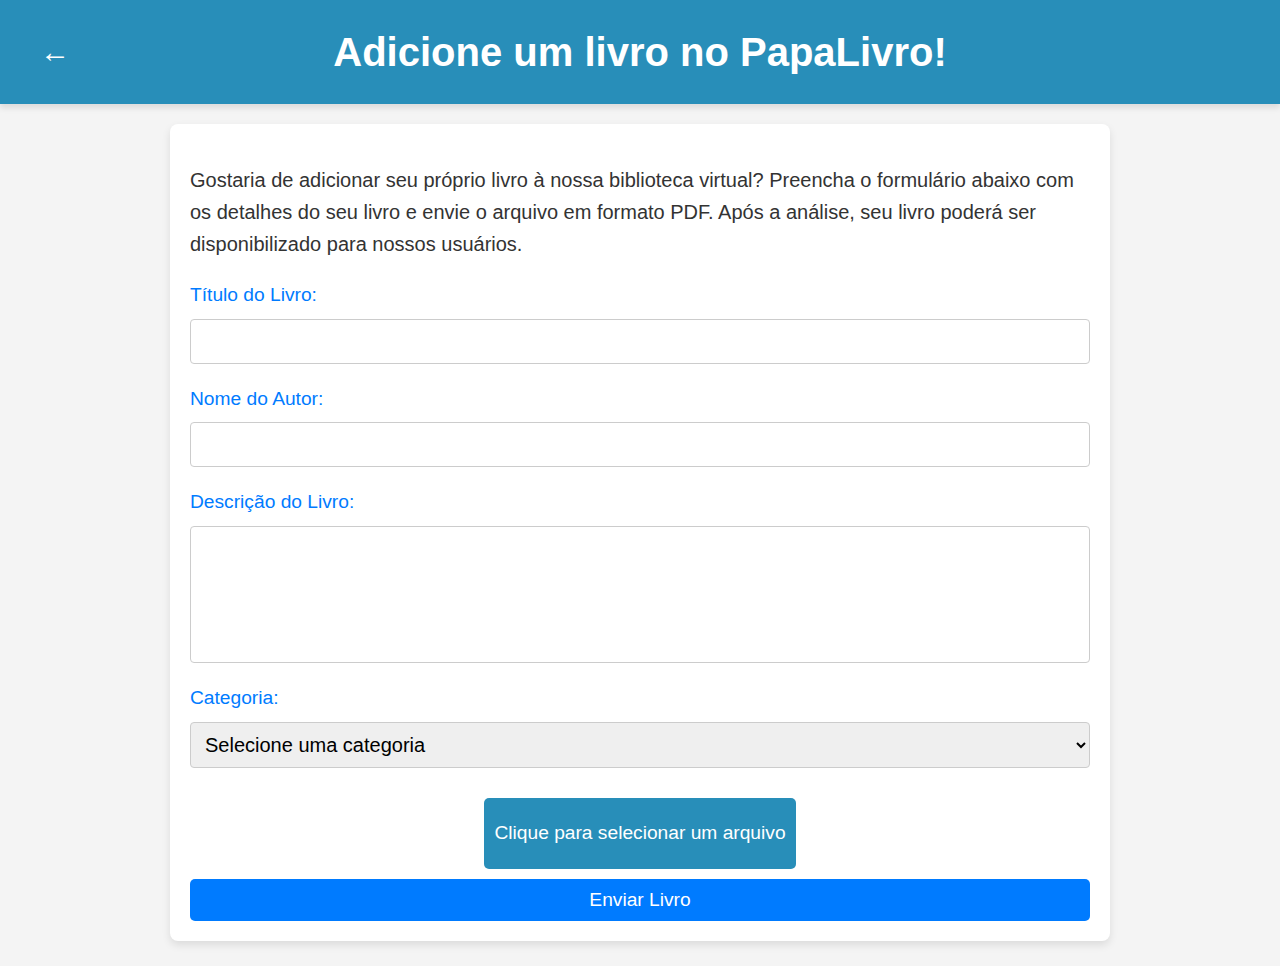
<file: Html/coloque-seu-livro.html>
<!DOCTYPE html>
<html lang="pt-BR">
<head>
    <meta charset="UTF-8">
    <meta name="viewport" content="width=device-width, initial-scale=1.0">
    <title>Coloque Seu Livro - PapaLivros</title>
    <link rel="stylesheet" href="../Estilo/style_coloque_seu_livro.css">
</head>
<body>
    <header>
        <a href="javascript:history.back()" class="back-arrow">&#8592;</a>
        <h1>Adicione um livro no PapaLivro!</h1>
    </header>

    <main>
        <p>
            Gostaria de adicionar seu próprio livro à nossa biblioteca virtual? Preencha o formulário abaixo com os detalhes do seu livro e envie o arquivo em formato PDF. Após a análise, seu livro poderá ser disponibilizado para nossos usuários.
        </p>

        <form action="/adicionar-livro" method="POST" enctype="multipart/form-data">
            <label for="titulo">Título do Livro:</label>
            <input type="text" id="titulo" name="titulo" required>

            <label for="autor">Nome do Autor:</label>
            <input type="text" id="autor" name="autor" required>

            <label for="descricao">Descrição do Livro:</label>
            <textarea id="descricao" name="descricao" rows="5" required></textarea>

            <label for="categoria">Categoria:</label>
            <select id="categoria" name="categoria" required>
                <option value="">Selecione uma categoria</option>
                <option value="literatura">Literatura</option>
                <option value="filosofia">Filosofia</option>
                <option value="poesia">Poesia</option>
                <option value="biografia">Biografia</option>
                <option value="outros">Outros</option>
            </select>

            <input type="file" id="inputFile" style="display: none;">
            <label for="inputFile" id="labelArquivo">Clique para selecionar um arquivo</label>
            <span id="confirmacao" style="display: none;">✔️</span>

            <button type="submit">Enviar Livro</button>
        </form>
    </main>

</body>
<script>
    document.getElementById('inputFile').addEventListener('change', function() {
    const confirmationIcon = document.getElementById('confirmationIcon');


    if (this.files.length > 0) {
        confirmacao.style.display = 'inline'; 
    } else {
        confirmacao.style.display = 'none'; 
    }
});
</script>
</html>
</file>
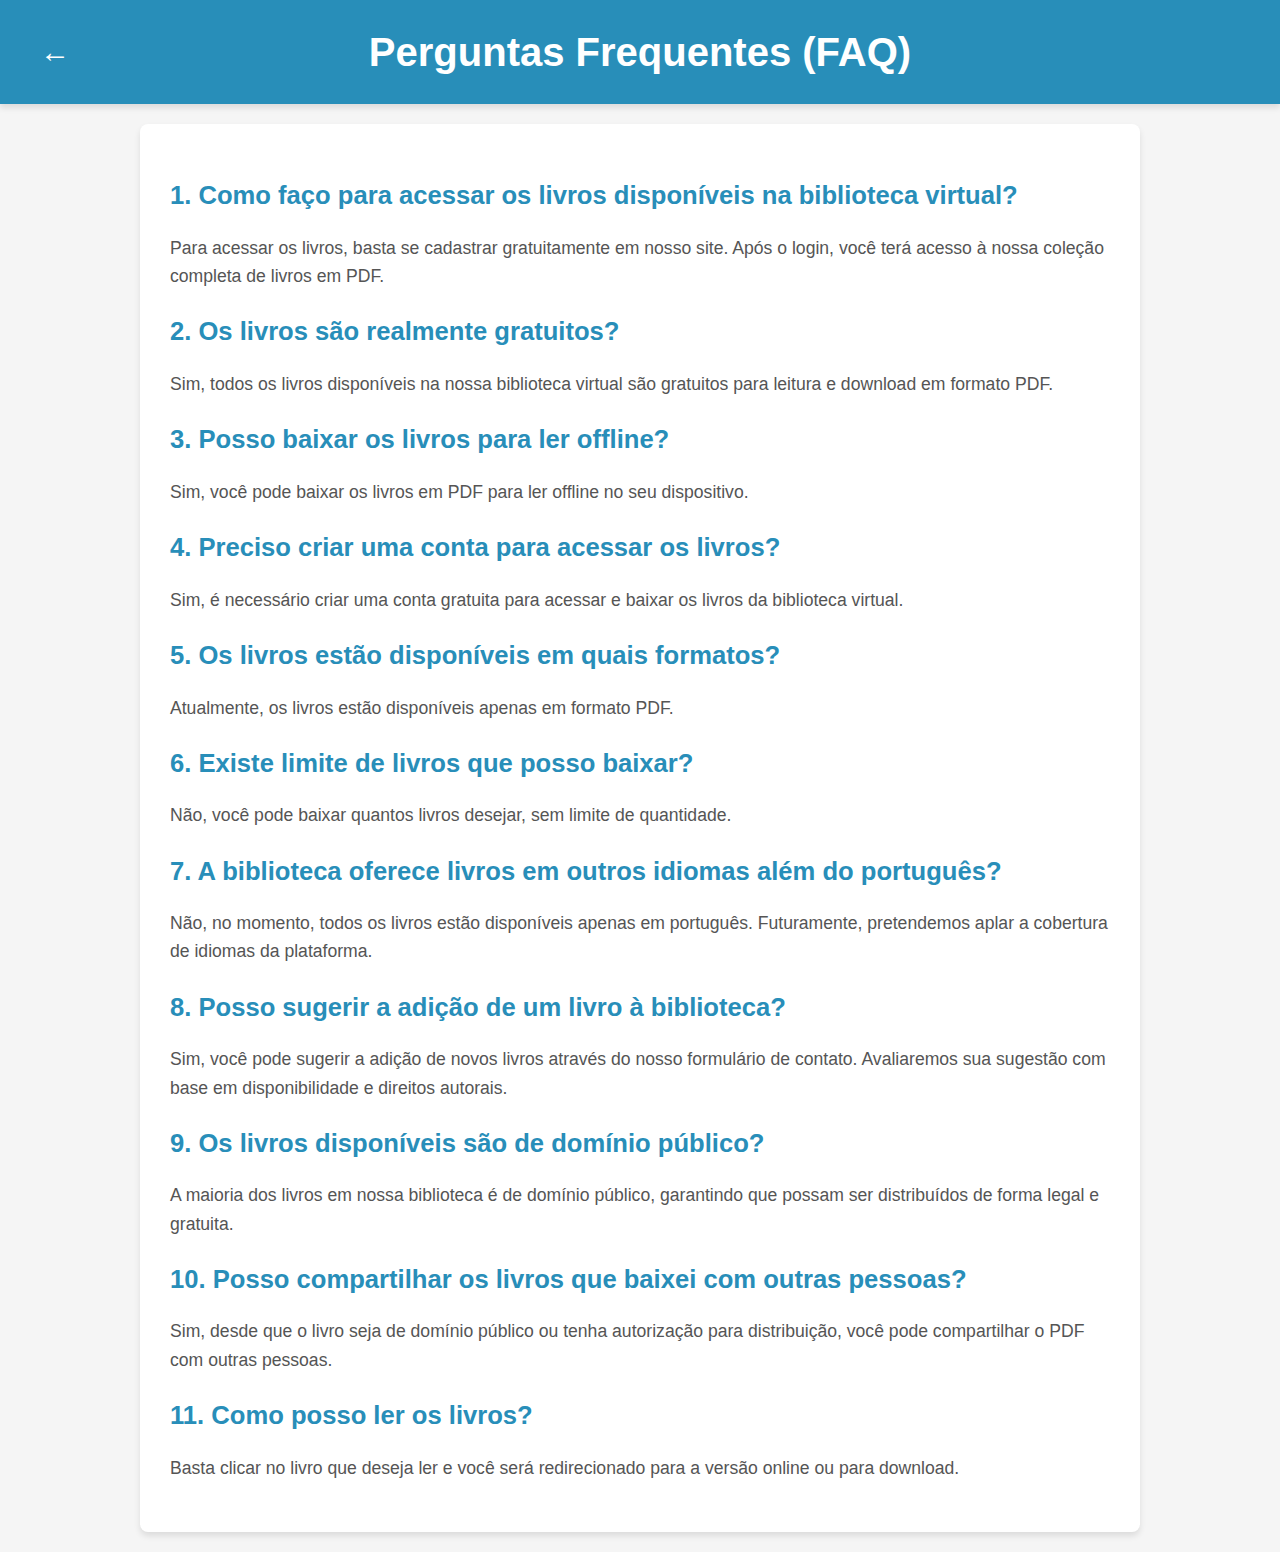
<file: Html/faq.html>
<!DOCTYPE html>
<html lang="pt-BR">
<head>
    <meta charset="UTF-8">
    <meta name="viewport" content="width=device-width, initial-scale=1.0">
    <title>FAQ - PapaLivros</title>
    <link rel="stylesheet" href="../Estilo/style_faq.css">
</head>
<body>
    <header>
        <a href="javascript:history.back()" class="back-arrow">&#8592;</a>
        <h1>Perguntas Frequentes (FAQ)</h1>
    </header>
    <main>
        <section>


            <h2>1. Como faço para acessar os livros disponíveis na biblioteca virtual?</h2>
<p>Para acessar os livros, basta se cadastrar gratuitamente em nosso site. Após o login, você terá acesso à nossa coleção completa de livros em PDF.</p>

<h2>2. Os livros são realmente gratuitos?</h2>
<p>Sim, todos os livros disponíveis na nossa biblioteca virtual são gratuitos para leitura e download em formato PDF.</p>

<h2>3. Posso baixar os livros para ler offline?</h2>
<p>Sim, você pode baixar os livros em PDF para ler offline no seu dispositivo.</p>

<h2>4. Preciso criar uma conta para acessar os livros?</h2>
<p>Sim, é necessário criar uma conta gratuita para acessar e baixar os livros da biblioteca virtual.</p>

<h2>5. Os livros estão disponíveis em quais formatos?</h2>
<p>Atualmente, os livros estão disponíveis apenas em formato PDF.</p>

<h2>6. Existe limite de livros que posso baixar?</h2>
<p>Não, você pode baixar quantos livros desejar, sem limite de quantidade.</p>

<h2>7. A biblioteca oferece livros em outros idiomas além do português?</h2>
<p>Não, no momento, todos os livros estão disponíveis apenas em português. Futuramente, pretendemos aplar a cobertura de idiomas da plataforma.</p>

<h2>8. Posso sugerir a adição de um livro à biblioteca?</h2>
<p>Sim, você pode sugerir a adição de novos livros através do nosso formulário de contato. Avaliaremos sua sugestão com base em disponibilidade e direitos autorais.</p>

<h2>9. Os livros disponíveis são de domínio público?</h2>
<p>A maioria dos livros em nossa biblioteca é de domínio público, garantindo que possam ser distribuídos de forma legal e gratuita.</p>

<h2>10. Posso compartilhar os livros que baixei com outras pessoas?</h2>
<p>Sim, desde que o livro seja de domínio público ou tenha autorização para distribuição, você pode compartilhar o PDF com outras pessoas.</p>
<h2>11. Como posso ler os livros?</h2>
<p>Basta clicar no livro que deseja ler e você será redirecionado para a versão online ou para download.</p>


        </section>
    </main>
    <footer>
        <!-- Rodapé comum a todas as páginas -->
    </footer>
</body>
</html>
</file>
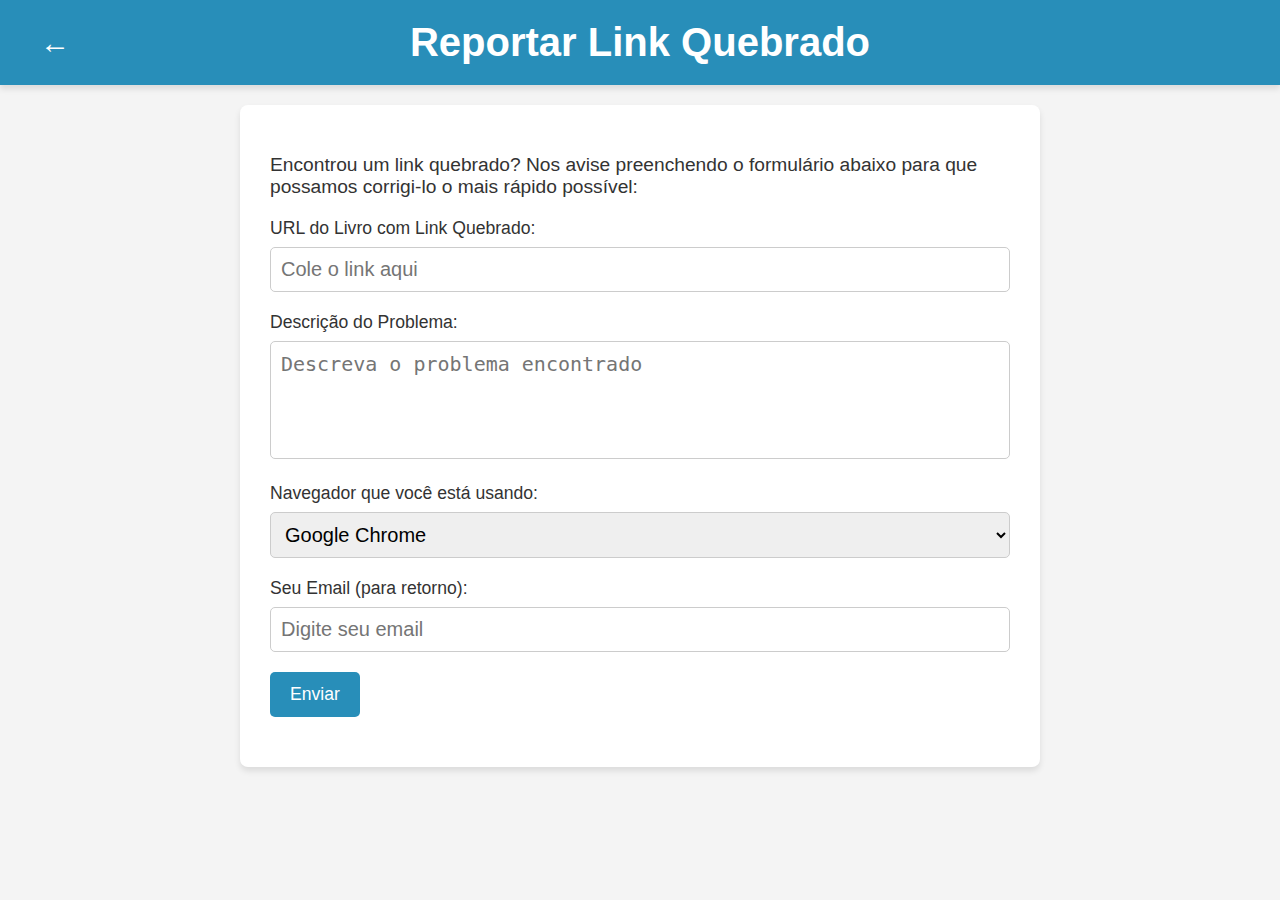
<file: Html/link-quebrado.html>
<!DOCTYPE html>
<html lang="pt-BR">
<head>
    <meta charset="UTF-8">
    <meta name="viewport" content="width=device-width, initial-scale=1.0">
    <title>Link Quebrado - PapaLivros</title>
    <link rel="stylesheet" href="../Estilo/style_link_quebrado.css">
</head>
<body>
    <header>
        <a href="javascript:history.back()" class="back-arrow">&#8592;</a>
        <h1>Reportar Link Quebrado</h1>
    </header>
    <main>
        <section>
            <p>Encontrou um link quebrado? Nos avise preenchendo o formulário abaixo para que possamos corrigi-lo o mais rápido possível:</p>
            <form>

                <div class="form-group">
                    <label for="link">URL do Livro com Link Quebrado:</label>
                    <input type="url" id="link" name="link" placeholder="Cole o link aqui" required>
                </div>
    

                <div class="form-group">
                    <label for="descricao">Descrição do Problema:</label>
                    <textarea id="descricao" name="descricao" rows="4" placeholder="Descreva o problema encontrado" required></textarea>
                </div>
    

                <div class="form-group">
                    <label for="navegador">Navegador que você está usando:</label>
                    <select id="navegador" name="navegador" required>
                        <option value="chrome">Google Chrome</option>
                        <option value="firefox">Mozilla Firefox</option>
                        <option value="safari">Safari</option>
                        <option value="edge">Microsoft Edge</option>
                        <option value="outro">Outro</option>
                    </select>
                </div>
    

                <div class="form-group">
                    <label for="email">Seu Email (para retorno):</label>
                    <input type="email" id="email" name="email" placeholder="Digite seu email" required>
                </div>
    

                <div class="form-group">
                    <button type="submit">Enviar</button>
                </div>
            </form>
        </section>
    </main>
    
    <footer>

    </footer>
</body>
</html>
</file>
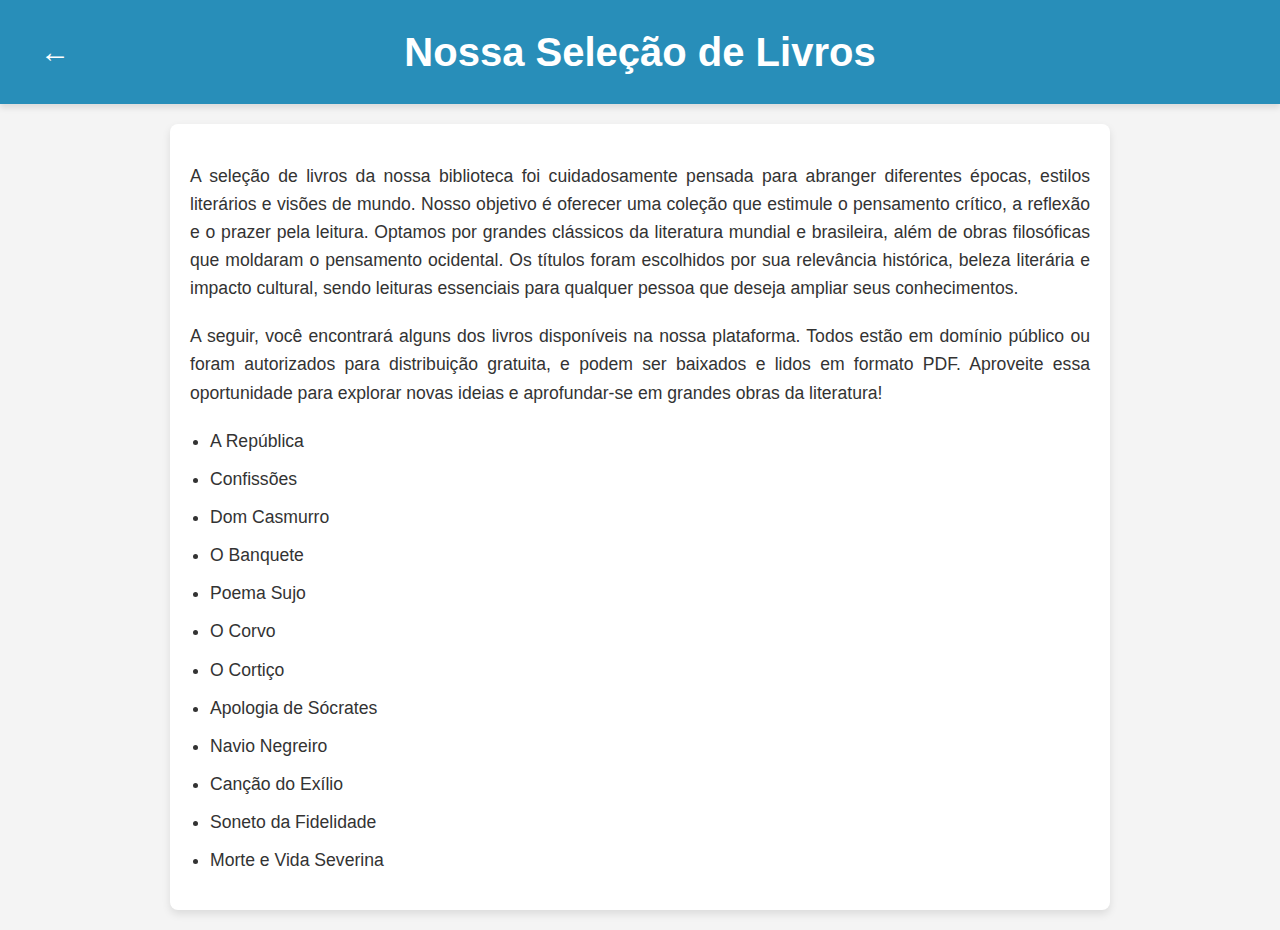
<file: Html/lista-de-livros.html>
<!DOCTYPE html>
<html lang="pt-BR">
<head>
    <meta charset="UTF-8">
    <meta name="viewport" content="width=device-width, initial-scale=1.0">
    <title>Lista de Livros - PapaLivros</title>
    <link rel="stylesheet" href="../Estilo/style_lista_livros.css">
</head>
<body>

    <header>
        <a href="javascript:history.back()" class="back-arrow">&#8592;</a>
        <h1>Nossa Seleção de Livros</h1>
    </header>

    <main>
        <p>
            A seleção de livros da nossa biblioteca foi cuidadosamente pensada para abranger diferentes épocas, estilos literários e visões de mundo. Nosso objetivo é oferecer uma coleção que estimule o pensamento crítico, a reflexão e o prazer pela leitura. Optamos por grandes clássicos da literatura mundial e brasileira, além de obras filosóficas que moldaram o pensamento ocidental. Os títulos foram escolhidos por sua relevância histórica, beleza literária e impacto cultural, sendo leituras essenciais para qualquer pessoa que deseja ampliar seus conhecimentos.
        </p>

        <p>
            A seguir, você encontrará alguns dos livros disponíveis na nossa plataforma. Todos estão em domínio público ou foram autorizados para distribuição gratuita, e podem ser baixados e lidos em formato PDF. Aproveite essa oportunidade para explorar novas ideias e aprofundar-se em grandes obras da literatura!
        </p>

        <ul>
            <li>A República</li>
            <li>Confissões</li>
            <li>Dom Casmurro</li>
            <li>O Banquete</li>
            <li>Poema Sujo</li>
            <li>O Corvo</li>
            <li>O Cortiço</li>
            <li>Apologia de Sócrates</li>
            <li>Navio Negreiro</li>
            <li>Canção do Exílio</li>
            <li>Soneto da Fidelidade</li>
            <li>Morte e Vida Severina</li>
        </ul>
    </main>

</body>
</html>
</file>
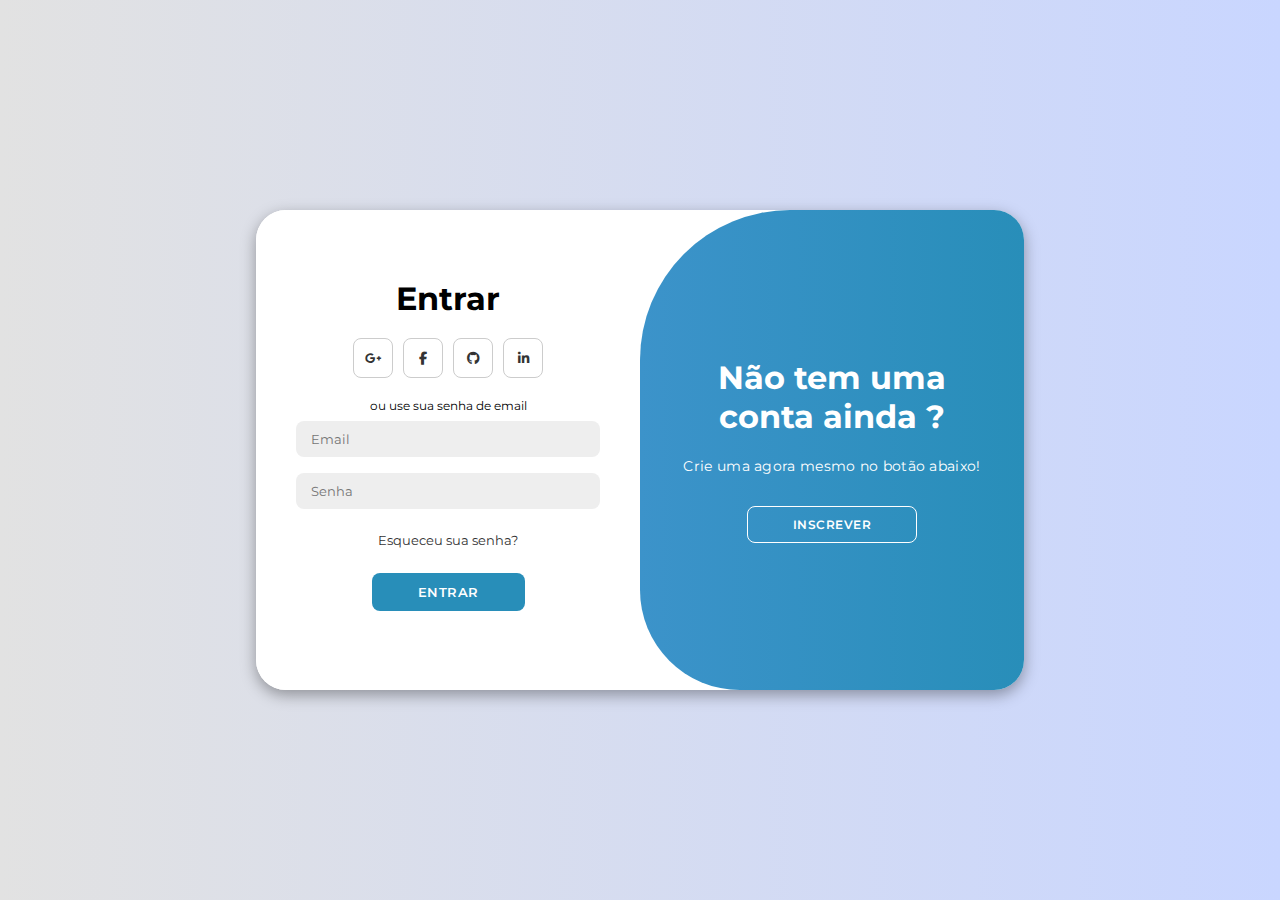
<file: Html/login.html>
<!DOCTYPE html>
<html lang="pt-BR">
<head>
    <meta charset="UTF-8">
    <meta name="viewport" content="width=device-width, initial-scale=1.0">
    <link rel="stylesheet" href="https://cdnjs.cloudflare.com/ajax/libs/font-awesome/6.5.1/css/all.min.css">
    <link rel="stylesheet" href="../Estilo/style_login.css">
    <script defer src="../Script/script_login.js"></script>
    <title>Login Page</title>
</head>

<body>

    <div class="container" id="container">
        <div class="form-container sign-up">
            <form>
                
                <h1>Criar Conta</h1>
                <div class="social-icons">
                    <a href="#" class="icon"><i class="fa-brands fa-google-plus-g"></i></a>
                    <a href="#" class="icon"><i class="fa-brands fa-facebook-f"></i></a>
                    <a href="#" class="icon"><i class="fa-brands fa-github"></i></a>
                    <a href="#" class="icon"><i class="fa-brands fa-linkedin-in"></i></a>
                </div>
                <span>ou use seu email para cadastro</span>
                <input type="text" placeholder="Nome" required>
                <input type="email" placeholder="Email" required>
                <input type="password" placeholder="Senha" required>
                <a href="index.html" class="bot-log">Inscrever</a>
            </form>
        </div>
        <div class="form-container sign-in">
            <form>
                <h1>Entrar</h1>
                <div class="social-icons">
                    <a href="#" class="icon"><i class="fa-brands fa-google-plus-g"></i></a>
                    <a href="#" class="icon"><i class="fa-brands fa-facebook-f"></i></a>
                    <a href="#" class="icon"><i class="fa-brands fa-github"></i></a>
                    <a href="#" class="icon"><i class="fa-brands fa-linkedin-in"></i></a>
                </div>
                <span>ou use sua senha de email</span>
                <input type="email" placeholder="Email"required>
                <input type="password" placeholder="Senha"required>
                <a href="">Esqueceu sua senha?</a>
                <a href="index.html" class="bot-log">Entrar</a>
            </form>
        </div>
        <div class="toggle-container">
            <div class="toggle">
                <div class="toggle-panel toggle-left">
                    <h1>Bem vindo de volta Papa Leitor!</h1>
                    <p>Clique no botão abaixo para ler seus livros!</p>
                    <button class="hidden" id="login">Entrar</button>
                </div>
                <div class="toggle-panel toggle-right">
                    <h1>Não tem uma conta ainda ?</h1>
                    <p>Crie uma agora mesmo no botão abaixo!</p>
                    <button class="hidden" id="register">Inscrever</button>
                </div>
            </div>
        </div>
    </div>

</body>
<style>
    .bot-log{
    background-color: #288eb9;
    text-decoration: none;
    color: #fff;
    font-size: 12px;
    padding: 10px 45px;
    border: 1px solid transparent;
    border-radius: 8px;
    font-weight: 600;
    letter-spacing: 0.5px;
    text-transform: uppercase;
    margin-top: 10px;
    cursor: pointer;
    }
    a.bot-log{
    color: #fff;
    }
    a.bot-log:hover{
        background-color: #217aa0;
    }
</style>
</html>
</file>
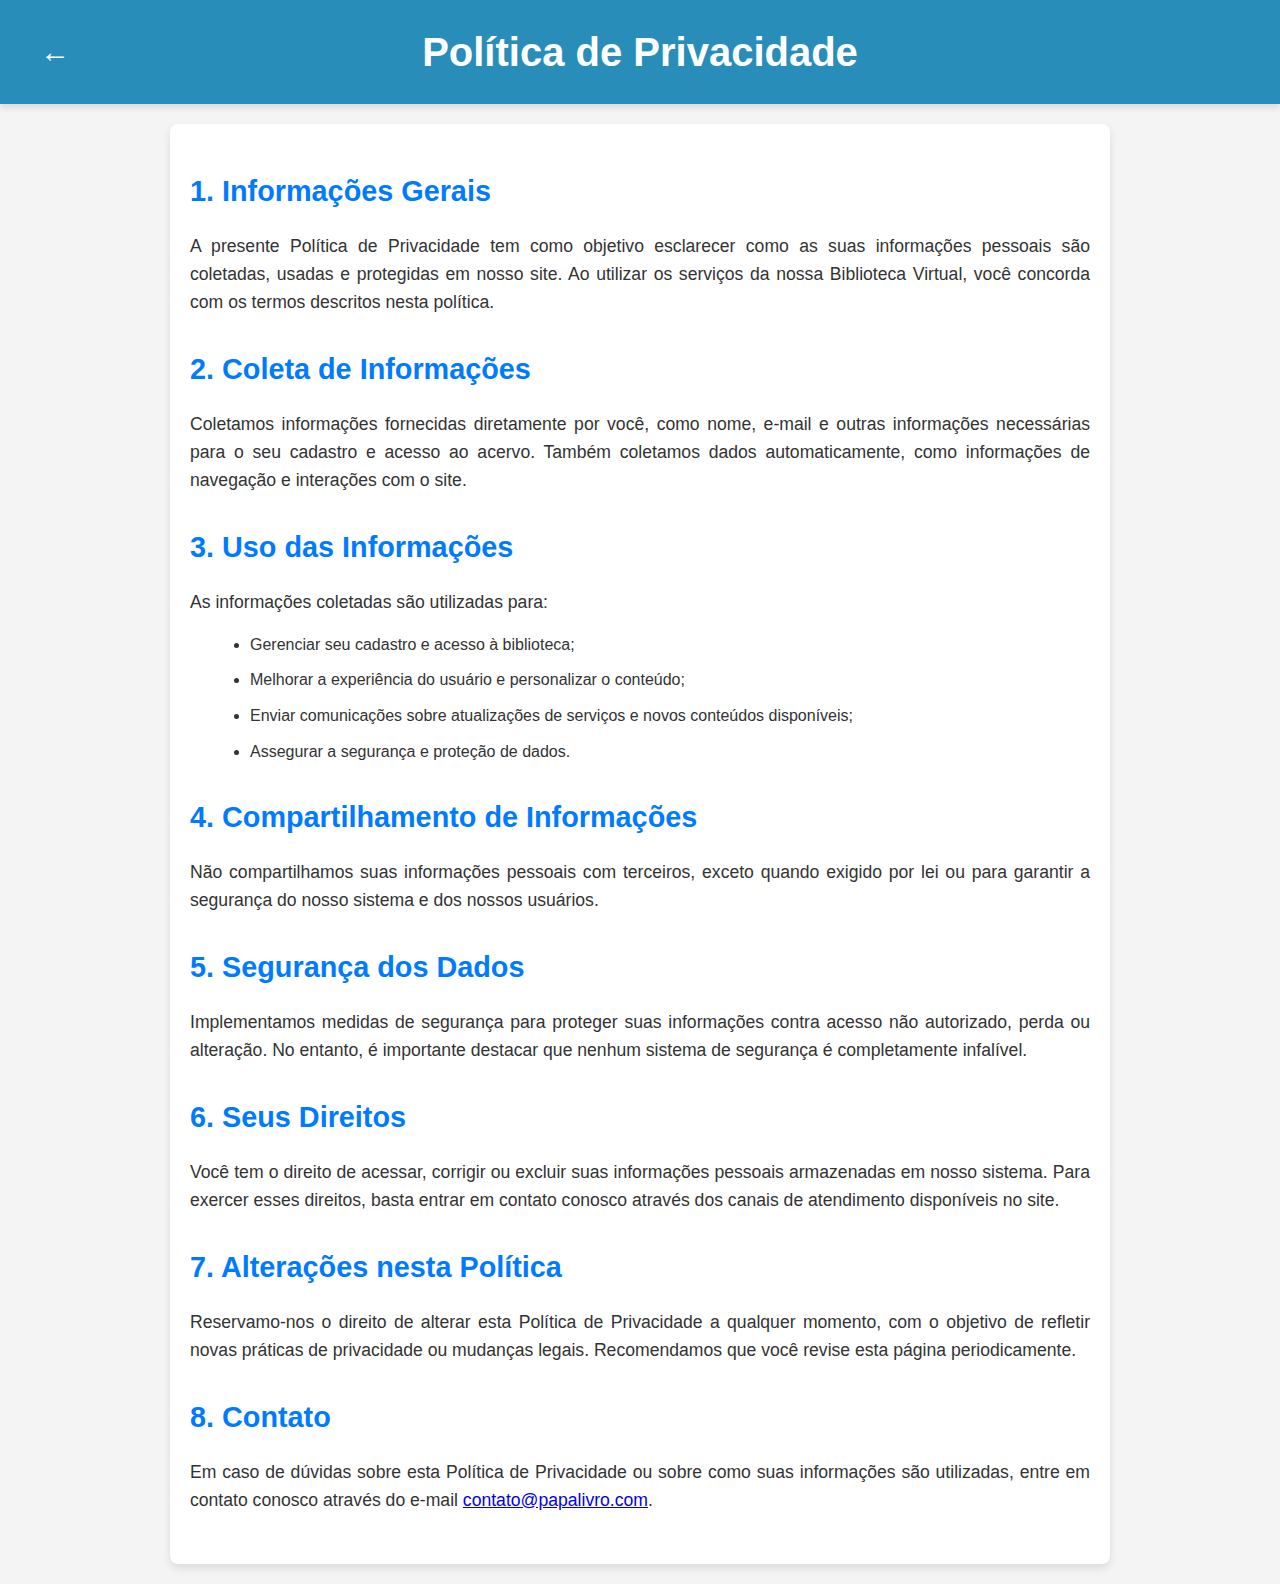
<file: Html/politica-de-privacidade.html>
<!DOCTYPE html>
<html lang="pt-BR">
<head>
    <meta charset="UTF-8">
    <meta name="viewport" content="width=device-width, initial-scale=1.0">
    <title>Política de Privacidade - PapaLivros</title>
    <link rel="stylesheet" href="../Estilo/style_privacidade.css">
</head>
<header>
    <a href="javascript:history.back()" class="back-arrow">&#8592;</a>
    <h1>Política de Privacidade</h1>
</header>
<body>
    
<main>
    <section>
        <h2>1. Informações Gerais</h2>
        <p>
            A presente Política de Privacidade tem como objetivo esclarecer como as suas informações pessoais são coletadas, usadas e protegidas em nosso site. Ao utilizar os serviços da nossa Biblioteca Virtual, você concorda com os termos descritos nesta política.
        </p>
    </section>

    <section>
        <h2>2. Coleta de Informações</h2>
        <p>
            Coletamos informações fornecidas diretamente por você, como nome, e-mail e outras informações necessárias para o seu cadastro e acesso ao acervo. Também coletamos dados automaticamente, como informações de navegação e interações com o site.
        </p>
    </section>

    <section>
        <h2>3. Uso das Informações</h2>
        <p>
            As informações coletadas são utilizadas para:
        </p>
        <ul>
            <li>Gerenciar seu cadastro e acesso à biblioteca;</li>
            <li>Melhorar a experiência do usuário e personalizar o conteúdo;</li>
            <li>Enviar comunicações sobre atualizações de serviços e novos conteúdos disponíveis;</li>
            <li>Assegurar a segurança e proteção de dados.</li>
        </ul>
    </section>

    <section>
        <h2>4. Compartilhamento de Informações</h2>
        <p>
            Não compartilhamos suas informações pessoais com terceiros, exceto quando exigido por lei ou para garantir a segurança do nosso sistema e dos nossos usuários.
        </p>
    </section>

    <section>
        <h2>5. Segurança dos Dados</h2>
        <p>
            Implementamos medidas de segurança para proteger suas informações contra acesso não autorizado, perda ou alteração. No entanto, é importante destacar que nenhum sistema de segurança é completamente infalível.
        </p>
    </section>

    <section>
        <h2>6. Seus Direitos</h2>
        <p>
            Você tem o direito de acessar, corrigir ou excluir suas informações pessoais armazenadas em nosso sistema. Para exercer esses direitos, basta entrar em contato conosco através dos canais de atendimento disponíveis no site.
        </p>
    </section>

    <section>
        <h2>7. Alterações nesta Política</h2>
        <p>
            Reservamo-nos o direito de alterar esta Política de Privacidade a qualquer momento, com o objetivo de refletir novas práticas de privacidade ou mudanças legais. Recomendamos que você revise esta página periodicamente.
        </p>
    </section>

    <section>
        <h2>8. Contato</h2>
        <p>
            Em caso de dúvidas sobre esta Política de Privacidade ou sobre como suas informações são utilizadas, entre em contato conosco através do e-mail <a href="mailto:contato@papalivro.com">contato@papalivro.com</a>.
        </p>
    </section>
</main>

</body>
</html>
</file>
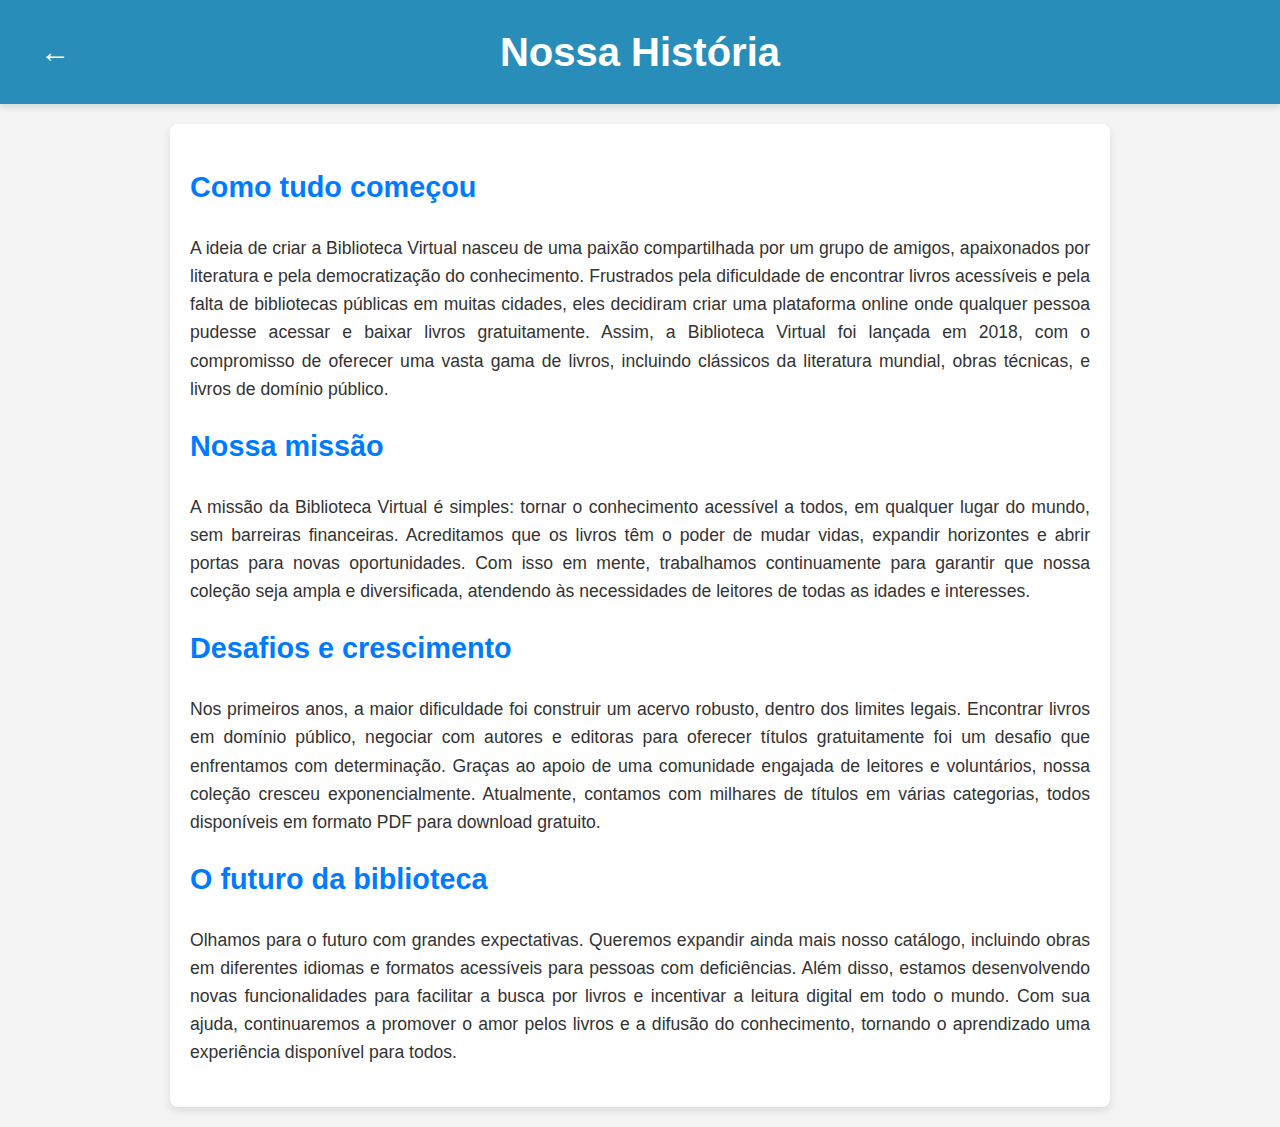
<file: Html/quem-somos.html>
<!DOCTYPE html>
<html lang="pt-BR">
<head>
    <meta charset="UTF-8">
    <meta name="viewport" content="width=device-width, initial-scale=1.0">
    <title>Quem Somos - PapaLivros</title>
    <link rel="stylesheet" href="../Estilo/style_quemsomos.css">
</head>
<body>

    <header>
        <a href="javascript:history.back()" class="back-arrow">&#8592;</a>
        <h1>Nossa História</h1>
    </header>

    <main>
        <h2>Como tudo começou</h2>
        <p>
            A ideia de criar a Biblioteca Virtual nasceu de uma paixão compartilhada por um grupo de amigos, apaixonados por literatura e pela democratização do conhecimento. Frustrados pela dificuldade de encontrar livros acessíveis e pela falta de bibliotecas públicas em muitas cidades, eles decidiram criar uma plataforma online onde qualquer pessoa pudesse acessar e baixar livros gratuitamente. Assim, a Biblioteca Virtual foi lançada em 2018, com o compromisso de oferecer uma vasta gama de livros, incluindo clássicos da literatura mundial, obras técnicas, e livros de domínio público.
        </p>

        <h2>Nossa missão</h2>
        <p>
            A missão da Biblioteca Virtual é simples: tornar o conhecimento acessível a todos, em qualquer lugar do mundo, sem barreiras financeiras. Acreditamos que os livros têm o poder de mudar vidas, expandir horizontes e abrir portas para novas oportunidades. Com isso em mente, trabalhamos continuamente para garantir que nossa coleção seja ampla e diversificada, atendendo às necessidades de leitores de todas as idades e interesses.
        </p>

        <h2>Desafios e crescimento</h2>
        <p>
            Nos primeiros anos, a maior dificuldade foi construir um acervo robusto, dentro dos limites legais. Encontrar livros em domínio público, negociar com autores e editoras para oferecer títulos gratuitamente foi um desafio que enfrentamos com determinação. Graças ao apoio de uma comunidade engajada de leitores e voluntários, nossa coleção cresceu exponencialmente. Atualmente, contamos com milhares de títulos em várias categorias, todos disponíveis em formato PDF para download gratuito.
        </p>

        <h2>O futuro da biblioteca</h2>
        <p>
            Olhamos para o futuro com grandes expectativas. Queremos expandir ainda mais nosso catálogo, incluindo obras em diferentes idiomas e formatos acessíveis para pessoas com deficiências. Além disso, estamos desenvolvendo novas funcionalidades para facilitar a busca por livros e incentivar a leitura digital em todo o mundo. Com sua ajuda, continuaremos a promover o amor pelos livros e a difusão do conhecimento, tornando o aprendizado uma experiência disponível para todos.
        </p>
    </main>

</body>
</html>
</file>
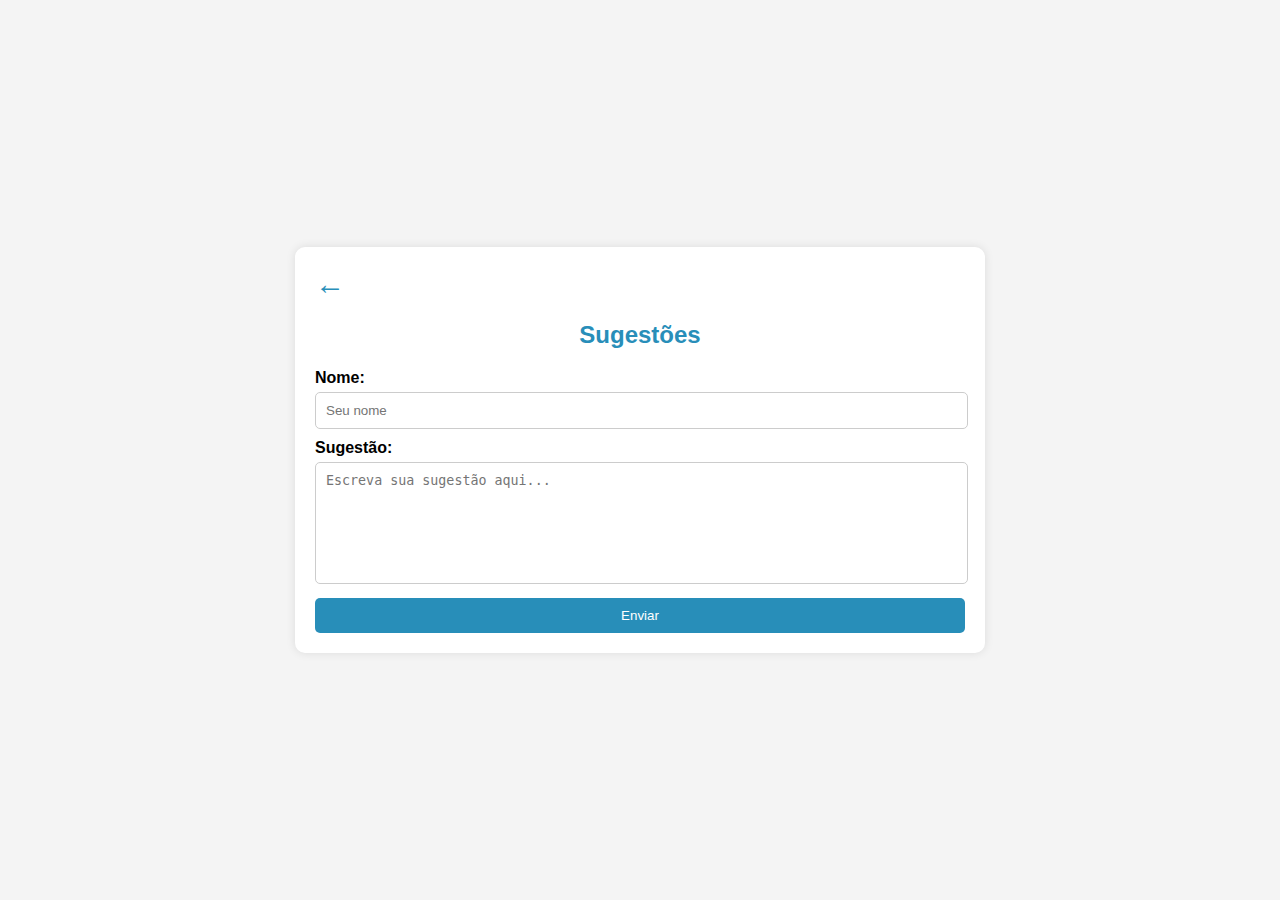
<file: Html/sugestoes.html>
<!DOCTYPE html>
<html lang="pt-br">
<head>
    <meta charset="UTF-8">
    <meta name="viewport" content="width=device-width, initial-scale=1.0">
    <title>Sugestão de Mudanças</title>
    <style>
        body {
            font-family: Arial, sans-serif;
            background-color: #f4f4f4;
            display: flex;
            justify-content: center;
            align-items: center;
            height: 100vh;
            margin: 0;
        }
        .sugestao-box {
            background-color: white;
            padding: 20px;
            border-radius: 10px;
            box-shadow: 0 0 10px rgba(0, 0, 0, 0.1);
            width: 650px;
        }
        h2 {
            text-align: center;
            color: #288eb9;
        }
        label {
            display: block;
            margin-bottom: 5px;
            font-weight: bold;
        }
        input[type="text"], textarea {
            width: 97%;
            padding: 10px;
            margin-bottom: 10px;
            border: 1px solid #ccc;
            border-radius: 5px;
        }
        textarea {
            resize: none;
            height: 100px;
        }
        button {
            width: 100%;
            padding: 10px;
            background-color: #288eb9;
            color: white;
            border: none;
            border-radius: 5px;
            cursor: pointer;
        }
        button:hover {
            background-color: #1f6c8c;
        }


    .back-arrow {
 
        left: 40px; 
        font-size: 30px;
        color: #288eb9;
        text-decoration: none;
        transition: color 0.3s ease;
    }
    a:hover {
        text-decoration: underline;
    }
    header h2 {
        margin: 0;
        font-size: 2.5em;
    }

    </style>
</head>
<body>

    <div class="sugestao-box">
        <a href="javascript:history.back()" class="back-arrow">&#8592;</a>
        <h2>Sugestões</h2>
        <form>
            <label for="nome">Nome:</label>
            <input type="text" id="nome" name="nome" placeholder="Seu nome">
            
            <label for="sugestao">Sugestão:</label>
            <textarea id="sugestao" name="sugestao" placeholder="Escreva sua sugestão aqui..."></textarea>
            
            <button type="submit">Enviar</button>
        </form>
    </div>

</body>
</html>
</file>
<file: Estilo/style_coloque_seu_livro.css>
body {
    font-family: 'Arial', sans-serif;
    margin: 0;
    padding: 0;
    background-color: #f4f4f4;
    color: #333;
    line-height: 1.6;
}
header {
    display: flex;
    align-items: center;
    justify-content: center;
    position: relative;
    background-color: #288eb9;
    color: white;
    padding: 20px;
    box-shadow: 0 4px 6px rgba(0, 0, 0, 0.1);
}

.back-arrow {
    position: absolute;
    left: 40px; 
    font-size: 30px;
    color: white;
    text-decoration: none;
    transition: color 0.3s ease;
}
a:hover {
    text-decoration: underline;
}
header h1 {
    margin: 0;
    font-size: 2.5em;
}
p{
    font-size: 20px;
}
main {
    max-width: 900px;
    margin: 20px auto;
    padding: 20px;
    background-color: white;
    border-radius: 8px;
    box-shadow: 0 4px 8px rgba(0, 0, 0, 0.1);
}


form {
    display: flex;
    flex-direction: column;
}

label {
    font-size: 1.2em;
    margin-bottom: 8px;
    color: #007bff;
}

input[type="text"],
input[type="file"],
textarea,
select {
    font-size: 20px;
    padding: 10px;
    margin-bottom: 20px;
    border: 1px solid #ccc;
    border-radius: 4px;
    width: 100%;
    box-sizing: border-box;
}

button {
    font-size: 1.2em;
    color: white;
    background-color: #007bff;
    padding: 10px;
    border: none;
    border-radius: 5px;
    cursor: pointer;
    transition: background-color 0.3s ease;
    
}
input[type="file"] {
    display: none;

}
#labelArquivo {
    padding: 20px 10px;
    background-color: #288eb9;
    color: #FFF;
    text-align: center;
    display: block;
    margin: 10px auto; 
    cursor: pointer;
    justify-content: center;
    flex-direction: column;
    align-items: center;
    border-radius:5px ;
}

#confirmacao{
    margin-left: 10px;
    color: green;
    font-size: 20px;
    text-align: center;
    display: block;
    margin: 10px auto;
}

button:hover {
    background-color: #0056b3;
}

#descricao{
    resize: none;
}


/* Responsivo*/
@media (max-width: 600px) {
    header h1 {
        font-size: 2em;
    }

    main {
        padding: 15px;
    }

    label, input, textarea, select, button {
        font-size: 1em;
    }
}
</file>
<file: Estilo/style_faq.css>
body {
        font-family: 'Arial', sans-serif;
        line-height: 1.6;
        margin: 0;
        padding: 0;
        background-color: #f5f5f5;
        color: #333;
    }


    header {
        background-color: #288eb9;
        color: white;
        padding: 20px;
        text-align: center;
        box-shadow: 0 4px 6px rgba(0, 0, 0, 0.1);
    }



    main {
        padding: 20px;
        max-width: 1000px;
        margin: 0 auto;
    }


    section {
        background-color: white;
        padding: 30px;
        border-radius: 8px;
        box-shadow: 0 4px 6px rgba(0, 0, 0, 0.1);
    }

 
    section h2 {
        color: #288eb9;
        font-size: 1.6em;
        margin-bottom: 10px;
    }

    section p {
        margin-bottom: 20px;
        font-size: 1.1em;
        color: #555;
    }

 
    a {
        color: #288eb9;
        text-decoration: none;
    }

    a:hover {
        text-decoration: underline;
    }



    header {
        display: flex;
        align-items: center;
        justify-content: center;
        position: relative;
        background-color: #288eb9;
        color: white;
        padding: 20px;
        box-shadow: 0 4px 6px rgba(0, 0, 0, 0.1);
    }


    .back-arrow {
        position: absolute;
        left: 40px; 
        font-size: 30px;
        color: white;
        text-decoration: none;
        transition: color 0.3s ease;
    }

   


    header h1 {
        margin: 0;
        font-size: 2.5em;
    }

        /* Responsivo */
        @media (max-width: 768px) {
            header h1 {
                font-size: 2em;
            }
    
            section h2 {
                font-size: 1.4em;
            }
    
            section p {
                font-size: 1em;
            }
        }
</file>
<file: Estilo/style_link_quebrado.css>
body {
        font-family: 'Arial', sans-serif;
        margin: 0;
        padding: 0;
        background-color: #f4f4f4;
        color: #333;
    }


    header {
        display: flex;
        align-items: center;
        justify-content: center;
        position: relative;
        background-color: #288eb9;
        color: white;
        padding: 20px;
        box-shadow: 0 4px 6px rgba(0, 0, 0, 0.1);
    }

    .back-arrow {
        position: absolute;
        left: 40px; 
        font-size: 30px;
        color: white;
        text-decoration: none;
        transition: color 0.3s ease;
    }
    a:hover {
        text-decoration: underline;
    }
    header h1 {
        margin: 0;
        font-size: 2.5em;
    }


    main {
        padding: 20px;
        max-width: 800px;
        margin: 0 auto;
    }

    section {
        background-color: white;
        padding: 30px;
        border-radius: 8px;
        box-shadow: 0 4px 6px rgba(0, 0, 0, 0.1);
    }

    p {
        font-size: 1.2em;
        margin-bottom: 20px;
    }

    form {
        display: flex;
        flex-direction: column;
    }


    .form-group {
        margin-bottom: 20px;
    }

    label {
        font-size: 1.1em;
        margin-bottom: 8px;
        display: block;
    }

    input[type="text"], input[type="email"], input[type="url"], textarea, select {
        width: 100%;
        padding: 10px;
        font-size: 1em;
        border-radius: 5px;
        border: 1px solid #ccc;
        box-sizing: border-box;
        font-size: 20px;
    }

    textarea {
        resize: vertical;
    }

    button {
        padding: 12px 20px;
        background-color: #288eb9;
        color: white;
        font-size: 1.1em;
        border: none;
        border-radius: 5px;
        cursor: pointer;
        transition: background-color 0.3s ease;
    }

    button:hover {
        background-color: #288eb9;
    }
    #descricao{
        resize: none;
    }

    /* Responsivo */
    @media (max-width: 600px) {
        header h1 {
            font-size: 1.8em;
        }

        p {
            font-size: 1em;
        }

        input, textarea, select {
            font-size: 0.9em;
        }

        button {
            font-size: 1em;
        }
    }
</file>
<file: Estilo/style_lista_livros.css>
body {
    font-family: 'Arial', sans-serif;
    margin: 0;
    padding: 0;
    background-color: #f4f4f4;
    color: #333;
    line-height: 1.6;
}

header {
    display: flex;
    align-items: center;
    justify-content: center;
    position: relative;
    background-color: #288eb9;
    color: white;
    padding: 20px;
    box-shadow: 0 4px 6px rgba(0, 0, 0, 0.1);
}

.back-arrow {
    position: absolute;
    left: 40px; 
    font-size: 30px;
    color: white;
    text-decoration: none;
    transition: color 0.3s ease;
}
a:hover {
    text-decoration: underline;
}
header h1 {
    margin: 0;
    font-size: 2.5em;
}

main {
    max-width: 900px;
    margin: 20px auto;
    padding: 20px;
    background-color: white;
    border-radius: 8px;
    box-shadow: 0 4px 8px rgba(0, 0, 0, 0.1);
}


p {
    margin-bottom: 20px;
    font-size: 1.1em;
    text-align: justify;
}


ul {
    margin-top: 20px;
    padding-left: 20px;
}

li {
    font-size: 1.1em;
    margin-bottom: 10px;
}

/* Responsivo*/
@media (max-width: 600px) {
    header h1 {
        font-size: 2em;
    }

    main {
        padding: 15px;
    }

    p, li {
        font-size: 1em;
    }
}
</file>
<file: Estilo/style_login.css>
@import url('https://fonts.googleapis.com/css2?family=Montserrat:wght@300;400;500;600;700&display=swap');

* {
    margin: 0;
    padding: 0;
    box-sizing: border-box;
    font-family: 'Montserrat', sans-serif;
}

body {
    background-color: #c9d6ff;
    background: linear-gradient(to right, #e2e2e2, #c9d6ff);
    display: flex;
    align-items: center;
    justify-content: center;
    flex-direction: column;
    height: 100vh;
}

.container {
    background-color: #fff;
    border-radius: 30px;
    box-shadow: 0 5px 15px rgba(0, 0, 0, 0.35);
    position: relative;
    overflow: hidden;
    width: 768px;
    max-width: 100%;
    min-height: 480px;
}

.container p {
    font-size: 14px;
    line-height: 20px;
    letter-spacing: 0.3px;
    margin: 20px 0;
}

.container span {
    font-size: 12px;
}

.container a {
    color: #333;
    font-size: 13px;
    text-decoration: none;
    margin: 15px 0 10px;
}

.container button {
    background-color: #288eb9;
    color: #fff;
    font-size: 12px;
    padding: 10px 45px;
    border: 1px solid transparent;
    border-radius: 8px;
    font-weight: 600;
    letter-spacing: 0.5px;
    text-transform: uppercase;
    margin-top: 10px;
    cursor: pointer;
}

.container button.hidden {
    background-color: transparent;
    border-color: #fff;
}

.container form {
    background-color: #fff;
    display: flex;
    align-items: center;
    justify-content: center;
    flex-direction: column;
    padding: 0 40px;
    height: 100%;
}

.container input {
    background-color: #eee;
    border: none;
    margin: 8px 0;
    padding: 10px 15px;
    font-size: 13px;
    border-radius: 8px;
    width: 100%;
    outline: none;
}

.form-container {
    position: absolute;
    top: 0;
    height: 100%;
    transition: all 0.6s ease-in-out;
}

.sign-in {
    left: 0;
    width: 50%;
    z-index: 2;
}

.container.active .sign-in {
    transform: translateX(100%);
}

.sign-up {
    left: 0;
    width: 50%;
    opacity: 0;
    z-index: 1;
}

.container.active .sign-up {
    transform: translateX(100%);
    opacity: 1;
    z-index: 5;
    animation: move 0.6s;
}


.social-icons {
    margin: 20px 0;
}

.social-icons a {
    border: 1px solid #ccc;
    border-radius: 20%;
    display: inline-flex;
    justify-content: center;
    align-items: center;
    margin: 0 3px;
    width: 40px;
    height: 40px;
}

.toggle-container {
    position: absolute;
    top: 0;
    left: 50%;
    width: 50%;
    height: 100%;
    overflow: hidden;
    transition: all 0.6s ease-in-out;
    border-radius: 150px 0 0 100px;
    z-index: 1000;
}

.container.active .toggle-container {
    transform: translateX(-100%);
    border-radius: 0 150px 100px 0;
}

.toggle {
    background-color: #288eb9;
    height: 100%;
    background: linear-gradient(to right, #5098db, #288eb9);
    color: #fff;
    position: relative;
    left: -100%;
    height: 100%;
    width: 200%;
    transform: translateX(0);
    transition: all 0.6s ease-in-out;
}

.container.active .toggle {
    transform: translateX(50%);
}

.toggle-panel {
    position: absolute;
    width: 50%;
    height: 100%;
    display: flex;
    align-items: center;
    justify-content: center;
    flex-direction: column;
    padding: 0 30px;
    text-align: center;
    top: 0;
    transform: translateX(0);
    transition: all 0.6s ease-in-out;
}

.toggle-left {
    transform: translateX(-200%);
}

.container.active .toggle-left {
    transform: translateX(0);
}

.toggle-right {
    right: 0;
    transform: translateX(0);
}

.container.active .toggle-right {
    transform: translateX(200%);
}
</file>
<file: Estilo/style_privacidade.css>
body {
    font-family: 'Arial', sans-serif;
    margin: 0;
    padding: 0;
    background-color: #f4f4f4;
    color: #333;
    line-height: 1.6;
}

header {
    display: flex;
    align-items: center;
    justify-content: center;
    position: relative;
    background-color: #288eb9;
    color: white;
    padding: 20px;
    box-shadow: 0 4px 6px rgba(0, 0, 0, 0.1);
}

.back-arrow {
    position: absolute;
    left: 40px; 
    font-size: 30px;
    color: white;
    text-decoration: none;
    transition: color 0.3s ease;
}
a:hover {
    text-decoration: underline;
}
header h1 {
    margin: 0;
    font-size: 2.5em;
}


main {
    max-width: 900px;
    margin: 20px auto;
    padding: 20px;
    background-color: white;
    border-radius: 8px;
    box-shadow: 0 4px 8px rgba(0, 0, 0, 0.1);
}


section {
    margin-bottom: 30px;
}

h2 {
    color: #007bff;
    font-size: 1.8em;
    margin-bottom: 10px;
}

p {
    margin-bottom: 15px;
    font-size: 1.1em;
    text-align: justify;
}

ul {
    margin-left: 20px;
}

ul li {
    margin-bottom: 10px;
}

/* Responsivo*/
@media (max-width: 600px) {
    header h1 {
        font-size: 2em;
    }

    main {
        padding: 15px;
    }

    p, ul li {
        font-size: 1em;
    }

    h2 {
        font-size: 1.6em;
    }
}
</file>
<file: Estilo/style_quemsomos.css>
body {
    font-family: 'Arial', sans-serif;
    margin: 0;
    padding: 0;
    background-color: #f4f4f4;
    color: #333;
    line-height: 1.6;
}

header {
    display: flex;
    align-items: center;
    justify-content: center;
    position: relative;
    background-color: #288eb9;
    color: white;
    padding: 20px;
    box-shadow: 0 4px 6px rgba(0, 0, 0, 0.1);
}

.back-arrow {
    position: absolute;
    left: 40px; 
    font-size: 30px;
    color: white;
    text-decoration: none;
    transition: color 0.3s ease;
}
a:hover {
    text-decoration: underline;
}
header h1 {
    margin: 0;
    font-size: 2.5em;
}


main {
    max-width: 900px;
    margin: 20px auto;
    padding: 20px;
    background-color: white;
    border-radius: 8px;
    box-shadow: 0 4px 8px rgba(0, 0, 0, 0.1);
}


p {
    margin-bottom: 20px;
    font-size: 1.1em;
    text-align: justify;
}


h2 {
    font-size: 1.8em;
    color: #007bff;
    margin-top: 20px;
}


@media (max-width: 600px) {
    header h1 {
        font-size: 2em;
    }

    main {
        padding: 15px;
    }

    p {
        font-size: 1em;
    }

    h2 {
        font-size: 1.6em;
    }
}
</file>
